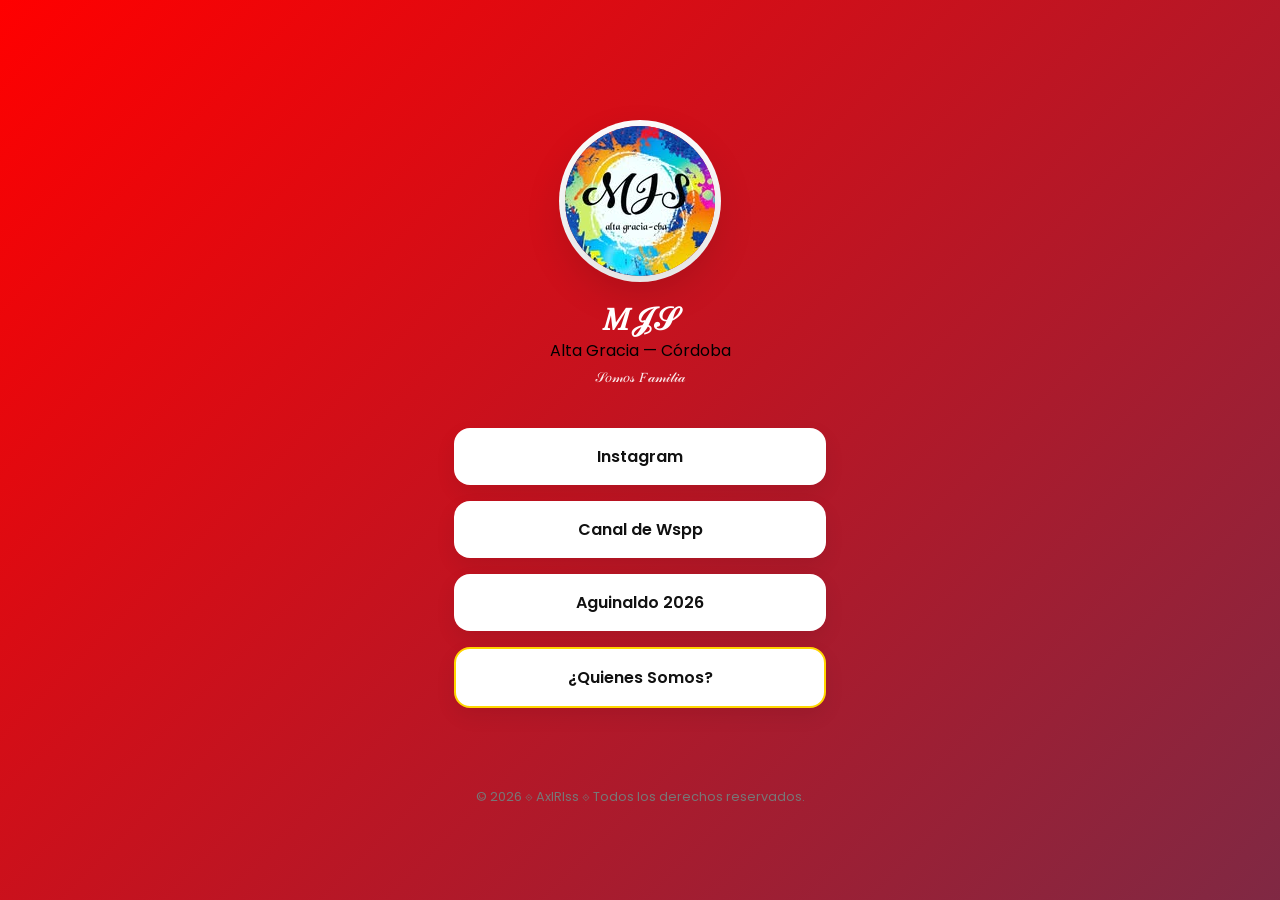
<file: index.html>
<!DOCTYPE html>
<html lang="es">
<head>
<meta http-equiv="X-UA-Compatible" content="IE=edge">
<meta charset="UTF-8">
<meta name="viewport" content="width=device-width, initial-scale=1.0"> <meta name="referrer" content="strict-origin-when-cross-origin"> <meta http-equiv="X-Content-Type-Options" content="nosniff"> <meta http-equiv="X-Frame-Options" content="DENY">
<title>MJS — Alta Gracia</title>
 <link rel="icon" href="Pfp.jpg" />
<link href="https://fonts.googleapis.com/css2?family=Playfair+Display:wght@600&family=Poppins:wght@400;600&display=swap" rel="stylesheet">
<link rel="stylesheet" href="style.css">
<meta name="robots" content="index, follow">
</head>
<body oncontextmenu = "return false">

<main class="container">

  <div class="profile">
    <div class="avatar"></div>
    <h1>𝑀𝒥𝒮 </h1>
    <p>Alta Gracia — Córdoba</p>
    <p class="location">𝒮𝑜𝓂𝑜𝓈 𝐹𝒶𝓂𝒾𝓁𝒾𝒶</p>
  </div>

  <div class="links">
    <a href="https://www.instagram.com/mjs.altagracia/" class="link" rel="noopener noreferrer" >Instagram</a>
    <a href="https://whatsapp.com/channel/0029VbBMe18Dp2QGuBJyCZ0A" class="link" rel="noopener noreferrer" >Canal de Wspp</a>
    <a href="https://www.sdb.org/es/Rector_Mayor/Aguinaldo/Aguinaldo_2026" class="link" rel="noopener noreferrer" >Aguinaldo 2026</a>
    <a href="familia.html" class="link highlight" rel="noopener noreferrer" >¿Quienes Somos?</a>
  </div>

</main>

<footer>
  © 2026 ⟐ AxlRlss ⟐ Todos los derechos reservados.
</footer>

</body>
<script>

function spawnSticker() {
   const stickers = ["⭐", "💖", "🎵", "✨", "🫧", "💕","🫠","👻","⚜️","🦄","🐈‍⬛","🦐","🧠","🫵🏻","🫰🏻","🫶🏻","🎈","🎀","🎶","🎸","🧏🏻‍♀️","🏃🏻‍♀️‍➡️","🎧","🎤","🎺","⚖️","🕯️","📖","🍰","🍦","🍧","☕","🍃","🌕","☀️","❄️","🧡","🖤","🤍","💜","🔙","💭","🧸"];

  const sticker = document.createElement("div");
  sticker.className = "sticker";
  sticker.textContent = stickers[Math.floor(Math.random() * stickers.length)];

  sticker.style.left = Math.random() * 100 + "vw";
  sticker.style.animationDuration = 8 + Math.random() * 6 + "s";

  document.body.appendChild(sticker);

  setTimeout(() => {
    sticker.remove();
  }, 14000);
}
setInterval(spawnSticker, 2000);

</script>

</html>
</file>
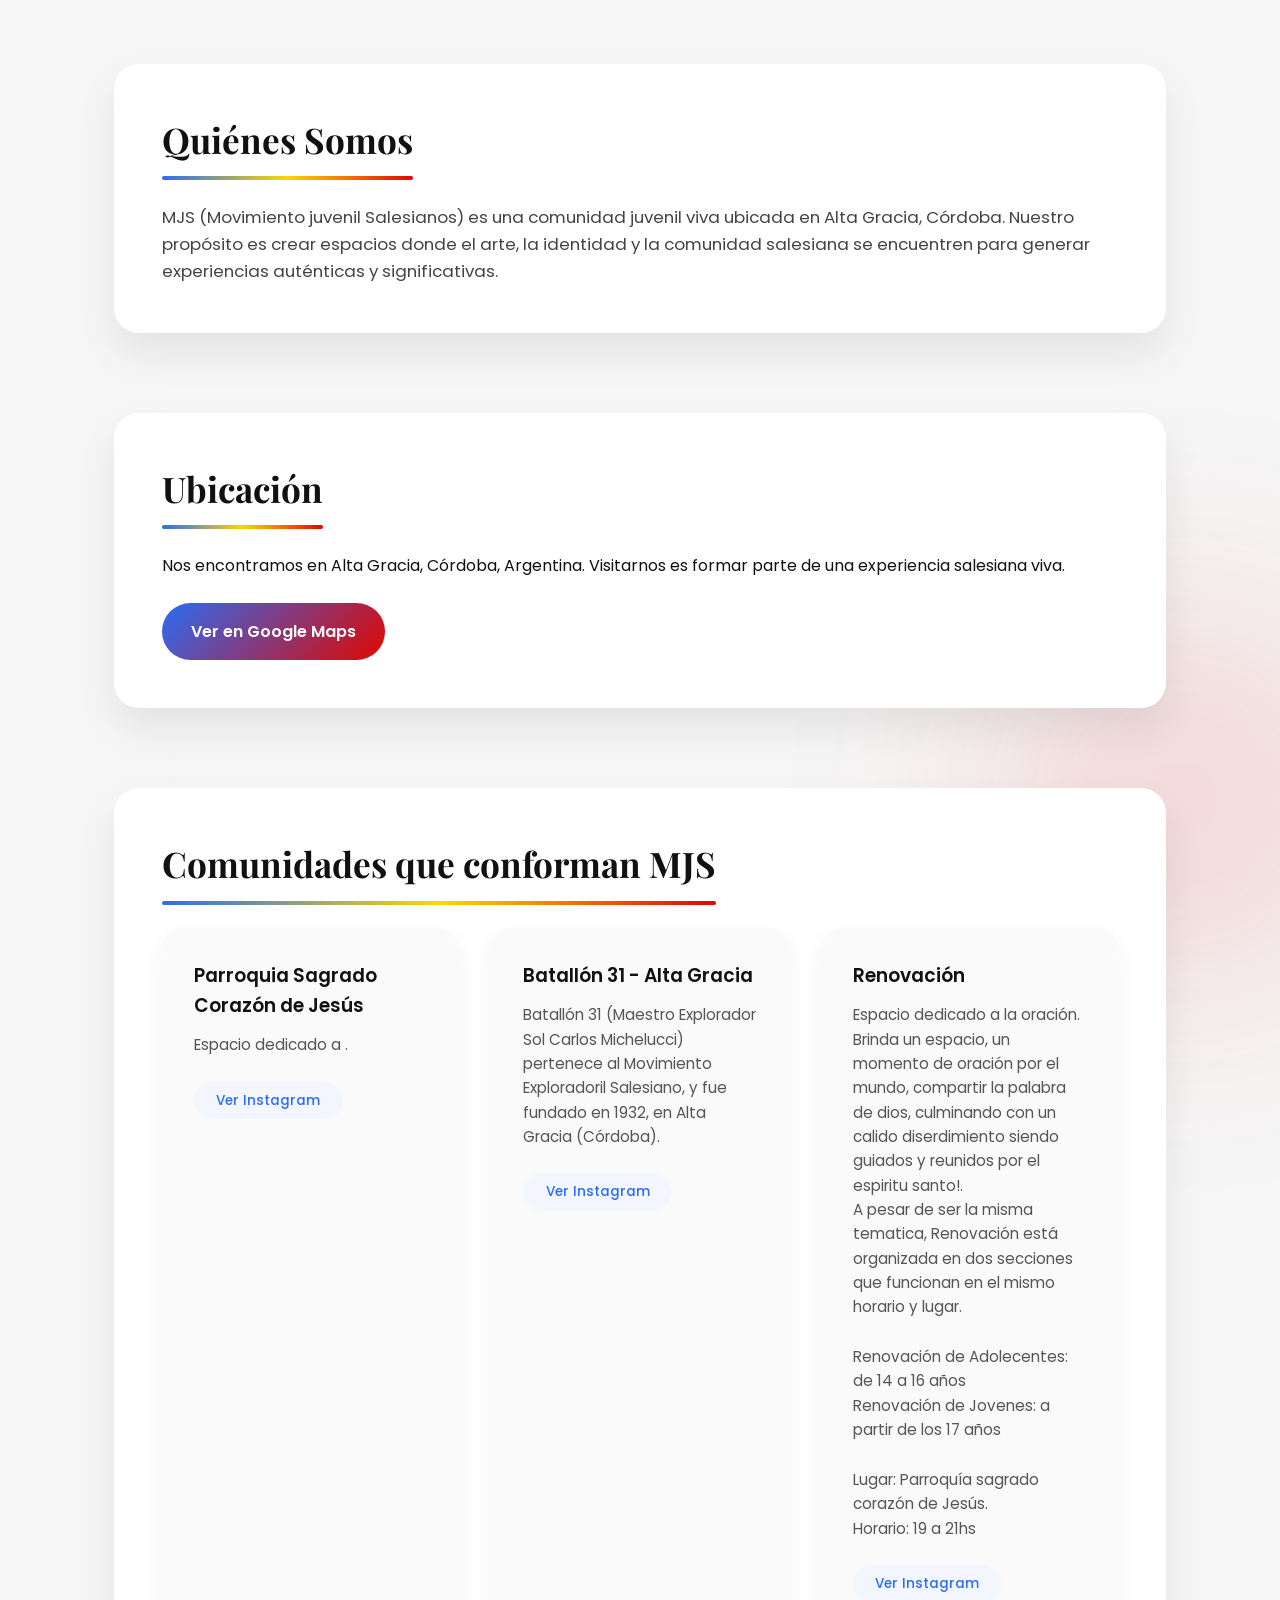
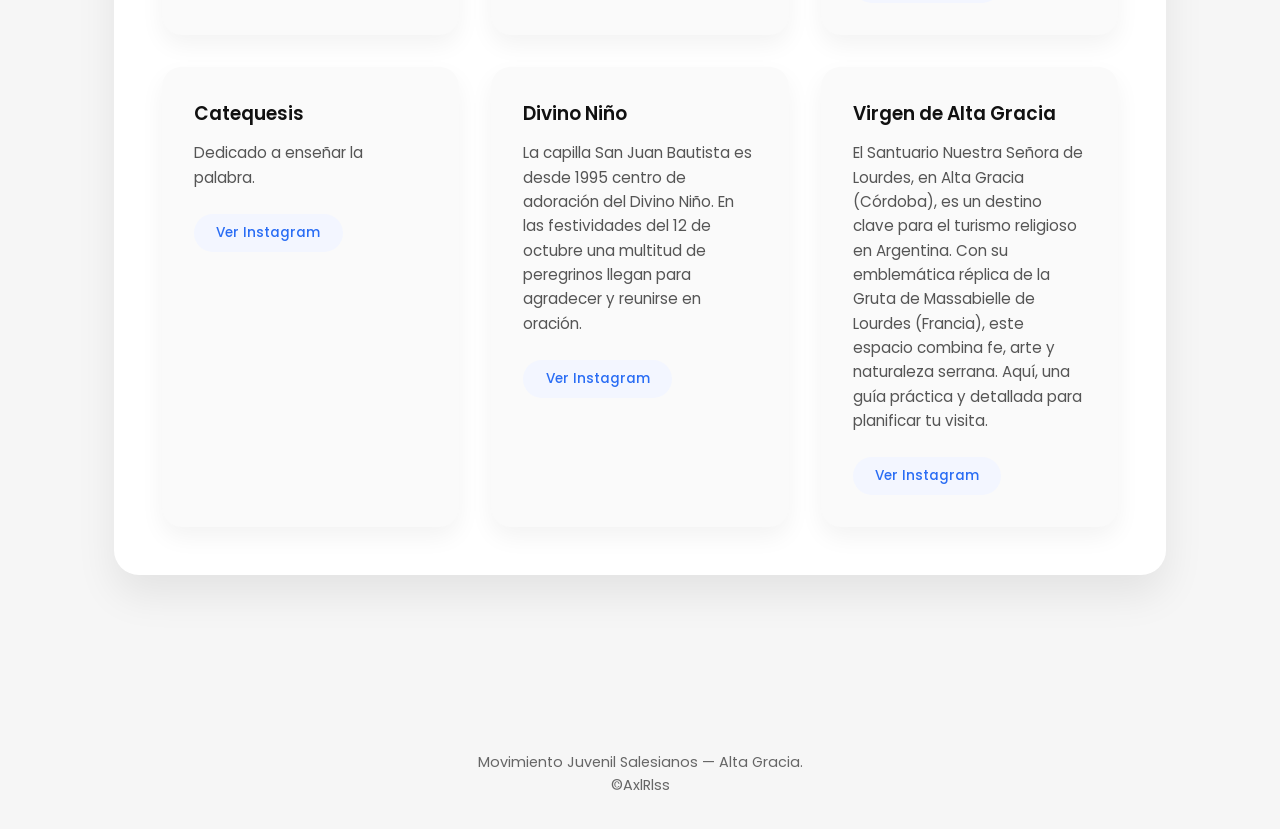
<file: familia.html>
<!DOCTYPE html>
<html lang="es">
<head>
<meta http-equiv="X-UA-Compatible" content="IE=edge">
<meta charset="UTF-8">
<meta name="viewport" content="width=device-width, initial-scale=1.0">
<meta name="referrer" content="strict-origin-when-cross-origin">
<title>MJS — Información</title>
 <link rel="icon" href="Pfp.jpg" />
<link href="https://fonts.googleapis.com/css2?family=Playfair+Display:wght@600&family=Poppins:wght@300;400;600&display=swap" rel="stylesheet">
<meta name="robots" content="index, follow">

<style>

/* RESET */
*{
  margin:0;
  padding:0;
  box-sizing:border-box;
}

body{
  font-family:'Poppins',sans-serif;
  background:#f6f6f6;
  color:#111;
  line-height:1.6;
  overflow-x:hidden;
  position:relative;
}

/* MANCHAS DECORATIVAS SUAVES */

body::after{
  content:"";
  position:fixed;
  width:500px;
  height:500px;
  border-radius:50%;
  filter:blur(120px);
  opacity:.25;
  z-index:-1;
}

body::before{
  top:-150px;
  left:-150px;
  background:radial-gradient(circle,#2a6df4,transparent 70%);
}

body::after{
  bottom:-150px;
  right:-150px;
  background:radial-gradient(circle,#e10600,transparent 70%);
}

/* CONTENEDOR */
.container{
  width:100%;
  max-width:1100px;
  margin:auto;
  padding:4rem 1.5rem;
}

/* TITULOS */
.section-title{
  font-family:'Playfair Display',serif;
  font-size:2.2rem;
  margin-bottom:1.5rem;
  position:relative;
  display:inline-block;
}

.section-title::after{
  content:"";
  display:block;
  width:100%;
  height:4px;
  margin-top:8px;
  background:linear-gradient(90deg,#2a6df4,#ffd600,#e10600);
  border-radius:4px;
}

/* SECCIONES */
.section{
  margin-bottom:5rem;
  background:#ffffff;
  padding:3rem;
  border-radius:25px;
  box-shadow:0 20px 40px rgba(0,0,0,.08);
  transition:.4s ease;
}

.section:hover{
  transform:translateY(-5px);
  box-shadow:0 25px 50px rgba(0,0,0,.12);
}

/* QUIENES SOMOS */
.about p{
  font-size:1.05rem;
  color:#444;
}

/* UBICACIÓN */
.location-box{
  display:flex;
  flex-direction:column;
  gap:1.5rem;
}

.map-btn{
  display:inline-block;
  padding:1rem 1.8rem;
  border-radius:40px;
  text-decoration:none;
  font-weight:600;
  color:#fff;
  background:linear-gradient(135deg,#2a6df4,#e10600);
  transition:.3s ease;
  width:fit-content;
}

.map-btn:hover{
  transform:scale(1.05);
  box-shadow:0 15px 30px rgba(0,0,0,.2);
}

/* COMUNIDADES */
.communities{
  display:grid;
  grid-template-columns:repeat(auto-fit,minmax(250px,1fr));
  gap:2rem;
}

.community-card{
  padding:2rem;
  border-radius:20px;
  background:#fafafa;
  box-shadow:0 10px 25px rgba(0,0,0,.05);
  transition:.4s ease;
  position:relative;
  overflow:hidden;
}

.community-card::before{
  content:"";
  position:absolute;
  inset:0;
  background:linear-gradient(135deg,#2a6df4,#ffd600,#e10600);
  opacity:0;
  transition:.4s ease;
  z-index:0;
}

.community-card:hover::before{
  opacity:.08;
}

.community-card h3{
  margin-bottom:.8rem;
  font-weight:600;
  position:relative;
  z-index:1;
}

.community-card p{
  font-size:.95rem;
  color:#555;
  position:relative;
  z-index:1;
}

/* BOTÓN COMMUNITY */
.community-btn{
  display:inline-block;
  margin-top:1.5rem;
  padding:.5rem 1.4rem;
  font-size:.85rem;
  font-weight:500;
  text-decoration:none;
  border-radius:50px;

  background:#f3f6ff;
  color:#2a6df4;

  transition:.3s ease;
  position:relative;
  z-index:1;
}

.community-btn:hover{
  background:#e8fff2;
  color:#1c7c45;
  transform:translateY(-2px);
  box-shadow:0 8px 18px rgba(0,0,0,.08);
}

/* FOOTER */
footer{
  text-align:center;
  padding:2rem;
  font-size:.9rem;
  color:#666;
}

/* responsive */
@media(max-width:768px){
  .section{
    padding:2rem;
  }
  .section-title{
    font-size:1.8rem;
  }
}

</style>
</head>
<body oncontextmenu="return false">

<div class="container">

  <!-- QUIENES SOMOS -->
  <section class="section about">
    <h2 class="section-title">Quiénes Somos</h2>
    <p>
      MJS (Movimiento juvenil Salesianos) es una comunidad juvenil viva ubicada en Alta Gracia, Córdoba.
      Nuestro propósito es crear espacios donde el arte, la identidad y la comunidad salesiana
      se encuentren para generar experiencias auténticas y significativas.
    </p>
  </section>

  <!-- UBICACIÓN -->
  <section class="section">
    <h2 class="section-title">Ubicación</h2>
    <div class="location-box">
      <p>
        Nos encontramos en Alta Gracia, Córdoba, Argentina.
        Visitarnos es formar parte de una experiencia salesiana viva.
      </p>

      <a class="map-btn"
         href="https://www.google.com/maps/place/Sagrado+Coraz%C3%B3n+de+Jes%C3%BAs+(Salesianos)/@-31.6649811,-64.4274995,19.25z/data=!4m15!1m8!3m7!1s0x942d574ade89939b:0x5290b7919d5d43fd!2sAlta+Gracia,+C%C3%B3rdoba!3b1!8m2!3d-31.6584428!4d-64.4273429!16zL20vMDQ3cWNi!3m5!1s0x942d57323b1f7251:0x39e248fffc89421e!8m2!3d-31.664914!4d-64.426955!16s%2Fg%2F1tdz5xnp?entry=ttu&g_ep=EgoyMDI2MDMwMi4wIKXMDSoASAFQAw%3D%3D"
         target="_blank" rel="noopener noreferrer">
         Ver en Google Maps
      </a>
    </div>
  </section>

  <!-- COMUNIDADES -->
  <section class="section">
    <h2 class="section-title">Comunidades que conforman MJS</h2>

    <div class="communities">

      <div class="community-card">
        <h3>Parroquia Sagrado Corazón de Jesús</h3>
        <p>
          Espacio dedicado a .
        </p>
         <a href="https://www.instagram.com/parroquia_sagradocorazonag/" target="_blank" class="community-btn" rel="noopener noreferrer"> Ver Instagram </a>
      </div>

      <div class="community-card">
        <h3>Batallón 31 - Alta Gracia</h3>
        <p>
           Batallón 31 (Maestro Explorador Sol Carlos Michelucci) pertenece al Movimiento Exploradoril Salesiano, y fue fundado en 1932, en Alta Gracia (Córdoba).
        </p>
        <a href="https://www.instagram.com/batallon31/" target="_blank" class="community-btn" rel="noopener noreferrer"> Ver Instagram </a>
      </div>

      <div class="community-card">
        <h3>Renovación</h3>
        <p>
          Espacio dedicado a la oración. Brinda un espacio, un momento de oración por el mundo, compartir la palabra de dios, culminando con un calido diserdimiento siendo guiados y reunidos por el espiritu santo!.<br>
         A pesar de ser la misma tematica, Renovación está organizada en dos secciones que funcionan en el mismo horario y lugar.
        </p>
        <br>
        <p>Renovación de Adolecentes: de 14 a 16 años</p>
        <p>Renovación de Jovenes: a partir de los 17 años</p>
<br>
       <p>Lugar: Parroquía sagrado corazón de Jesús.<br>
       Horario: 19 a 21hs</p>
         <a href="#" target="_blank" class="community-btn" rel="noopener noreferrer"> Ver Instagram </a>
      </div>

      <div class="community-card">
        <h3>Catequesis</h3>
        <p>
          Dedicado a enseñar la palabra.
        </p>
         <a href="#" target="_blank" class="community-btn" rel="noopener noreferrer"> Ver Instagram </a>
      </div>

      <div class="community-card">
        <h3>Divino Niño</h3>
        <p>
         La capilla San Juan Bautista es desde 1995 centro de adoración del Divino Niño. En las festividades del 12 de octubre una multitud de peregrinos llegan para agradecer y reunirse en oración.
        </p>
         <a href="#" target="_blank" class="community-btn" rel="noopener noreferrer"> Ver Instagram </a>
      </div>

      <div class="community-card">
        <h3>Virgen de Alta Gracia</h3>
        <p>
         El Santuario Nuestra Señora de Lourdes, en Alta Gracia (Córdoba), es un destino clave para el turismo religioso en Argentina. Con su emblemática réplica de la Gruta de Massabielle de Lourdes (Francia), este espacio combina fe, arte y naturaleza serrana. Aquí, una guía práctica y detallada para planificar tu visita.
        </p>
         <a href="https://www.instagram.com/lagrutaaltagracia/?hl=es" target="_blank" class="community-btn" rel="noopener noreferrer"> Ver Instagram </a>
      </div>

    </div>
  </section>

</div>

<footer>
   Movimiento Juvenil Salesianos — Alta Gracia. <br> ©AxlRlss
</footer> 
<script>
document.addEventListener("keydown", e => {
  if (e.key === "Escape") {
    history.back();
  }
});
</script>
</body>
</html>
</file>
<file: style.css>
* {
  box-sizing: border-box;
  margin: 0;
  padding: 0;
}

body {
  min-height: 100vh;
  font-family: 'Poppins', sans-serif;
  display: flex;
  flex-direction: column;
  align-items: center;
  justify-content: center;
  overflow-x: hidden;
 background: linear-gradient(
    135deg,
    #FF0000,
    #005187,
    #AA00FF
  );
  background-size: 400% 400%;
  animation: bgFlow 20s ease infinite;
}

@keyframes bgFlow {
  0% {background-position: 0% 50%;}
  50% {background-position: 100% 50%;}
  100% {background-position: 0% 50%;}
}
/* CONTENEDOR */
.container {
  width: 100%;
  max-width: 420px;
  padding: 2rem 1.5rem;
  text-align: center;
}

/* PERFIL */
.profile {
  margin-bottom: 2.5rem;
}

/* IMAGEN  */
.avatar {
  width: 150px;
  height: 150px;
  margin: 0 auto 1.2rem;
  border-radius: 50%;

  background-image: url("Pfp.jpg"); 
  background-size: cover;
  background-position: center;
  background-repeat: no-repeat;

  box-shadow:
    0 15px 40px rgba(0,0,0,.15),
    0 0 0 6px #ffffff;

  transition: 0.4s ease;
}

.avatar:hover {
  transform: scale(1.05) rotate(2deg);
}

/* Nombre */
.profile h1 {
  font-family: 'Playfair Display', serif;
  font-size: 2rem;
  letter-spacing: 3px;
  color: #fffefe;
}

/* Ubicación */
.location {
  font-size: .9rem;
  color: #ffffffe8;
  margin-top: .3rem;
}

/* LINKS */
.links {
  display: flex;
  flex-direction: column;
  gap: 1rem;
}

.link {
  text-decoration: none;
  padding: 1rem;
  border-radius: 16px;
  font-weight: 600;
  color: #111;
  background: #ffffff;
  transition: all .3s ease;
  box-shadow: 0 8px 20px rgba(0,0,0,.08);
}

.link:hover {
  transform: translateY(-4px);
  color: #ffffff;
  background: linear-gradient(
    135deg,
    #1e3c72,
    #2a6df4,
    #ffd600,
    #e10600
  );
  box-shadow: 0 15px 35px rgba(0,0,0,.2);
}

/* Botón destacado */
.highlight {
  border: 2px solid #ffd600;
}

/* Footer */
footer {
  text-align:center;
  margin-top: 3rem;
  font-size: .8rem;
  color: #777;
}

/* Responsive */
@media(max-width:768px){
  .section{
    padding:2rem;
  }
  .section-title{
    font-size:1.8rem;
  }
}
.sticker {
  position: fixed;
  bottom: -50px;
  font-size: 2rem;
  animation-name: floatUp;
  animation-timing-function: linear;
  animation-iteration-count: 1;
}

@keyframes floatUp {
  0% {
    transform: translateY(0);
    opacity: 1;
  }
  100% {
    transform: translateY(-100vh);
    opacity: 0;
  }
}
</file>
